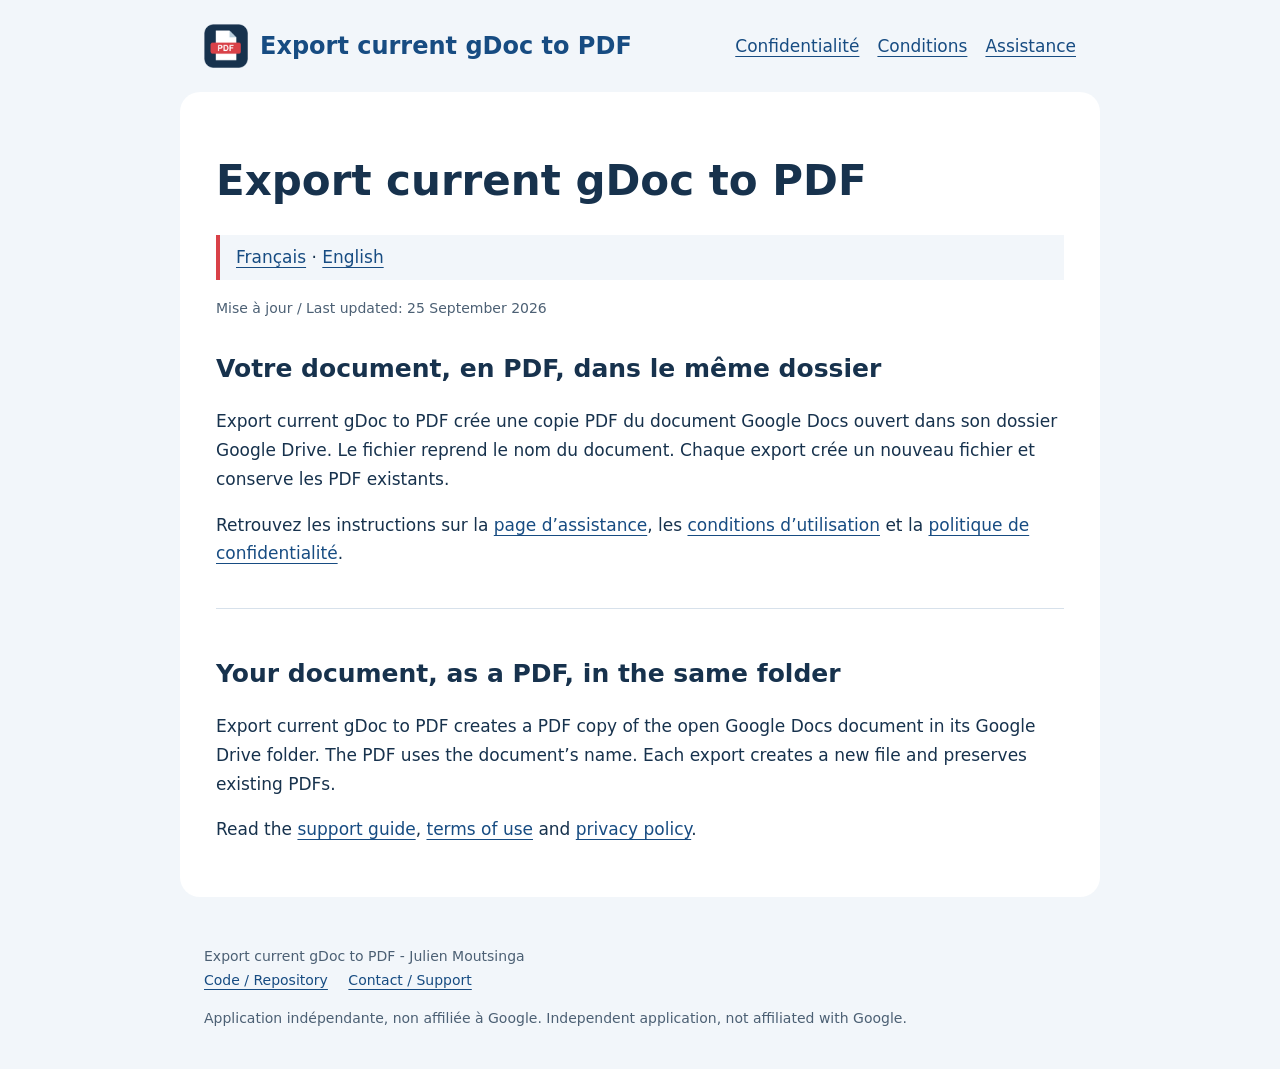
<file: marketplace_pages/index.html>
<!doctype html>
<html lang="fr">
<head>
    <meta charset="utf-8">
    <meta name="viewport" content="width=device-width,initial-scale=1">
    <meta name="description" content="Export current gDoc to PDF, documentation en français et en anglais.">
    <title>Export current gDoc to PDF</title>
    <link rel="stylesheet" href="styles.css">
    <link rel="icon" href="../assets/icons/export-pdf-icon-32.png">
</head>
<body>
<header><a class="brand" href="index.html">
    <img src="../assets/icons/export-pdf-icon-128.png" alt="" width="44" height="44">Export current gDoc to PDF</a>
    <nav aria-label="Navigation"><a href="privacy.html">Confidentialité</a><a href="terms.html">Conditions</a><a
            href="support.html">Assistance</a></nav>
</header>
<main><h1>Export current gDoc to PDF</h1>
    <p class="lang"><a href="#fr" lang="fr">Français</a> · <a href="#en" lang="en">English</a></p>
    <p class="meta">Mise à jour / Last updated: 25 September 2026</p>
    <section id="fr" lang="fr" aria-label="Français"><h2>Votre document, en PDF, dans le même dossier</h2>
        <p>Export current gDoc to PDF crée une copie PDF du document Google Docs ouvert dans son dossier Google Drive.
            Le fichier
            reprend le nom du document. Chaque export crée un nouveau fichier et conserve les PDF existants.</p>
        <p>Retrouvez les instructions sur la <a href="support.html#fr">page d’assistance</a>, les <a
                href="terms.html#fr">conditions d’utilisation</a> et la <a href="privacy.html#fr">politique de
            confidentialité</a>.</p></section>
    <section id="en" lang="en" aria-label="English"><h2>Your document, as a PDF, in the same folder</h2>
        <p>Export current gDoc to PDF creates a PDF copy of the open Google Docs document in its Google Drive folder.
            The PDF uses the
            document’s name. Each export creates a new file and preserves existing PDFs.</p>
        <p>Read the <a href="support.html#en">support guide</a>, <a href="terms.html#en">terms of use</a> and <a
                href="privacy.html#en">privacy policy</a>.</p></section>
</main>
<footer>
    Export current gDoc to PDF - Julien Moutsinga<br>
    <a href="https://github.com/jmoutsinga/google-drive-export-gdoc-to-pdf">Code / Repository</a>
    <a href="support.html">Contact / Support</a>
    <p>Application indépendante, non affiliée à Google. Independent application, not affiliated with Google.</p>
</footer>
</body>
</html>
</file>
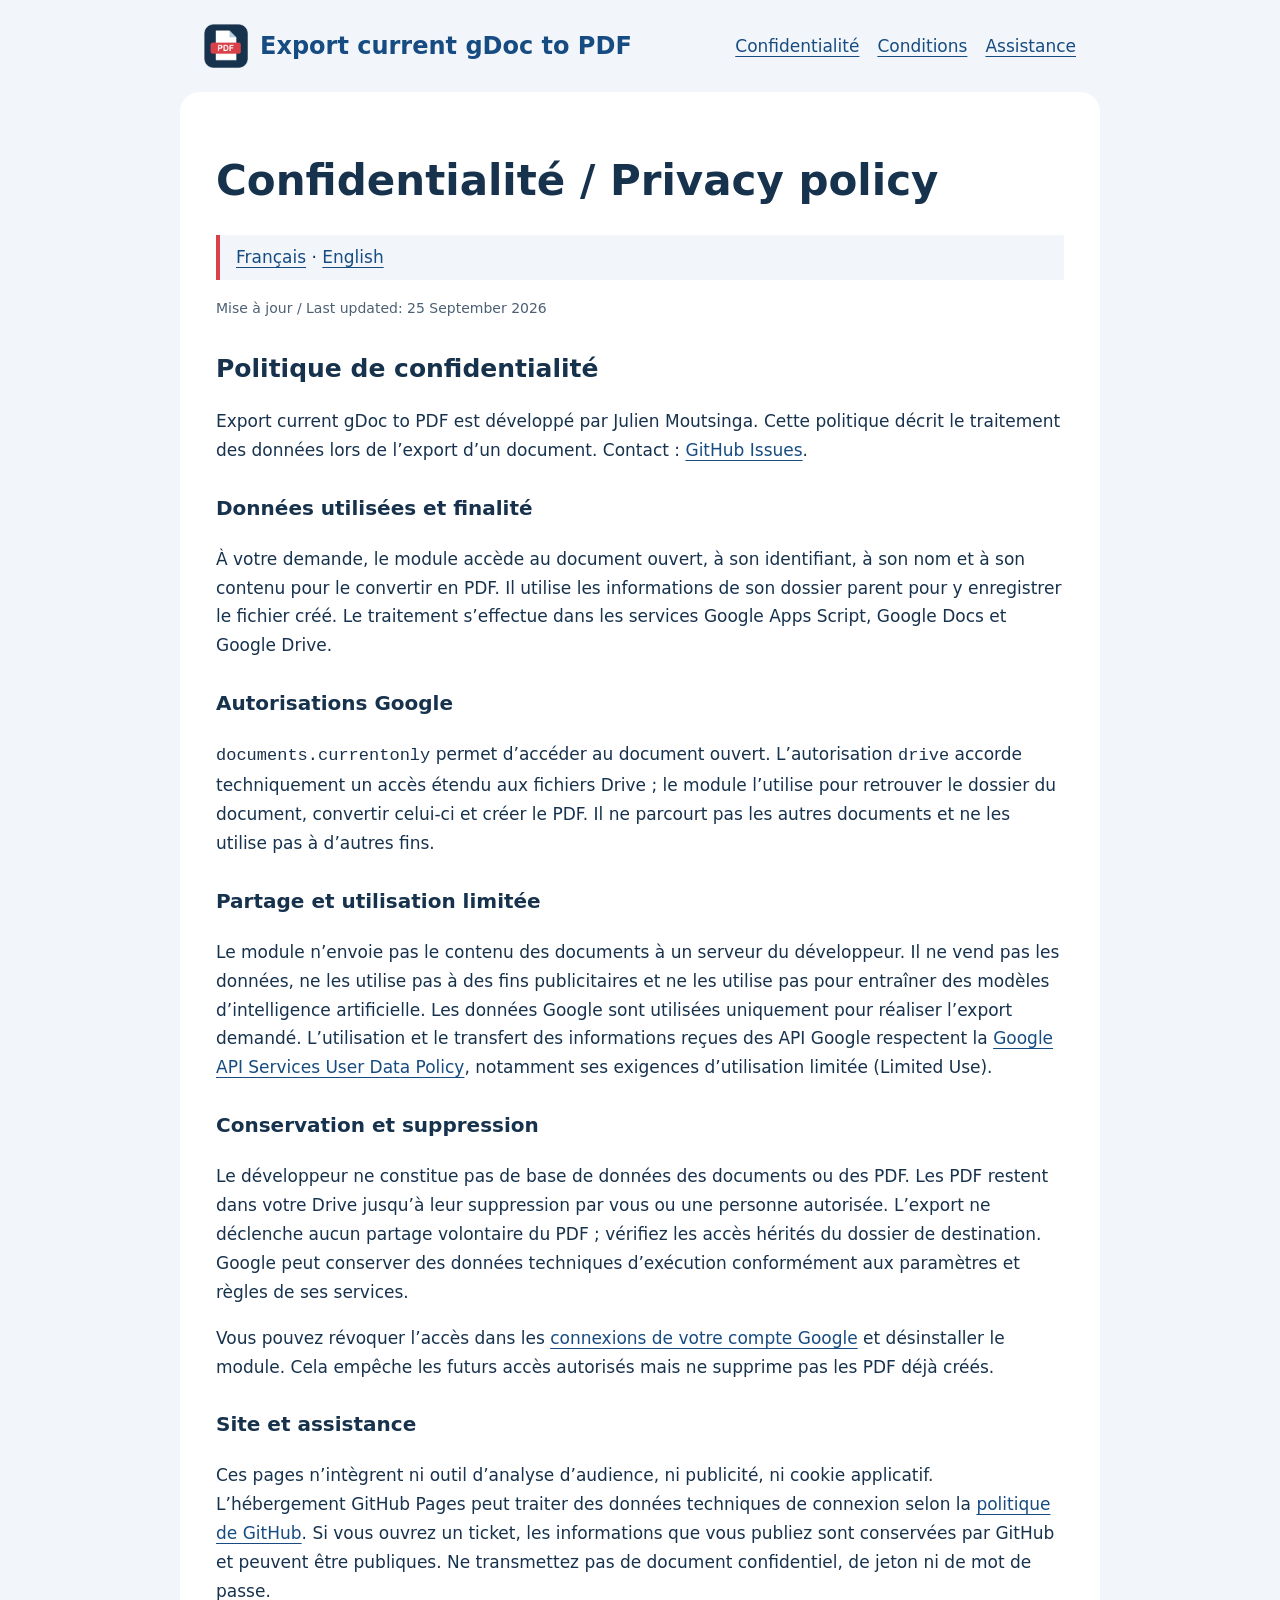
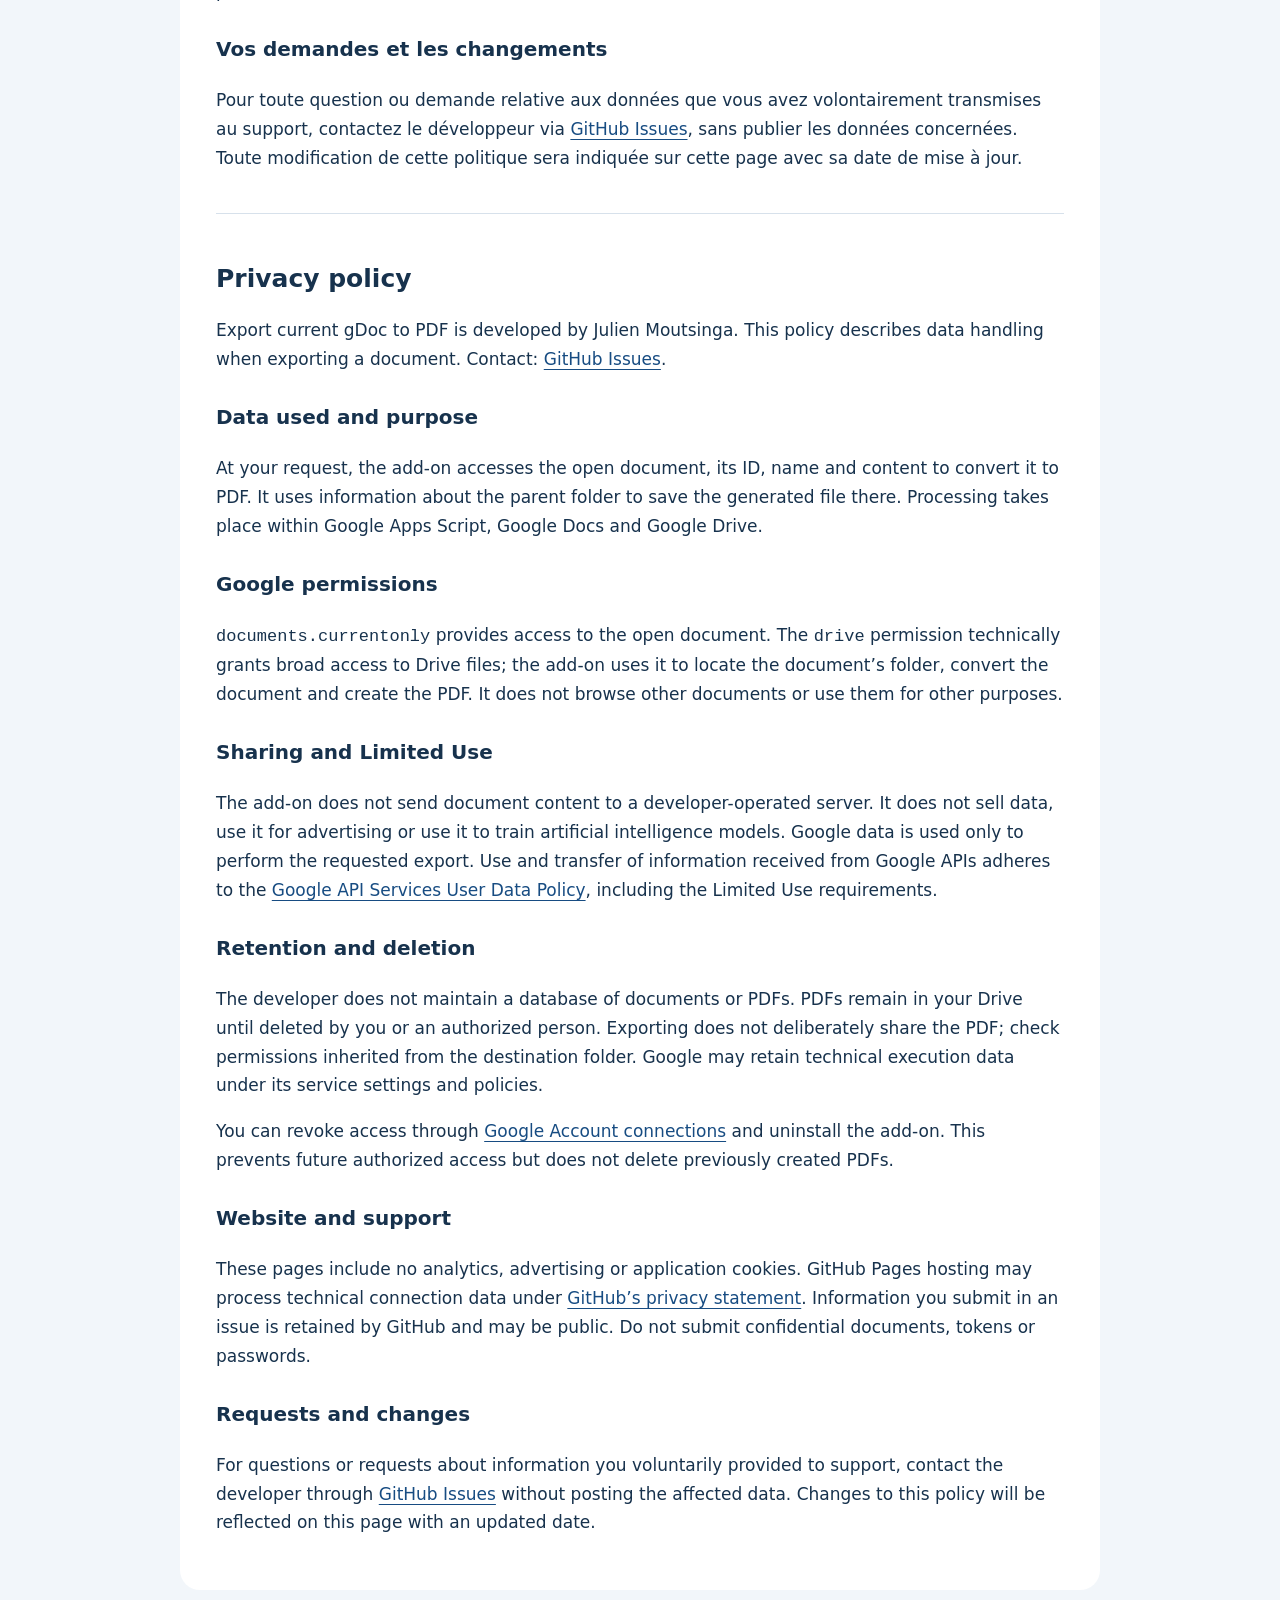
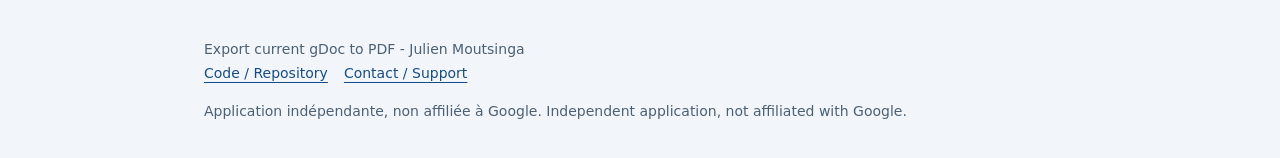
<file: marketplace_pages/privacy.html>
<!doctype html>
<html lang="fr">
<head>
    <meta charset="utf-8">
    <meta name="viewport" content="width=device-width,initial-scale=1">
    <meta name="description"
          content="Confidentialité / Privacy policy — Export current gDoc to PDF, documentation en français et en anglais.">
    <title>Confidentialité / Privacy policy | Export current gDoc to PDF</title>
    <link rel="stylesheet" href="styles.css">
    <link rel="icon" href="../assets/icons/export-pdf-icon-32.png">
</head>
<body>
<header><a class="brand" href="index.html"><img src="../assets/icons/export-pdf-icon-128.png" alt="" width="44"
                                                height="44">Export current gDoc to PDF</a>
    <nav aria-label="Navigation"><a href="privacy.html">Confidentialité</a><a href="terms.html">Conditions</a><a
            href="support.html">Assistance</a></nav>
</header>
<main><h1>Confidentialité / Privacy policy</h1>
    <p class="lang"><a href="#fr" lang="fr">Français</a> · <a href="#en" lang="en">English</a></p>
    <p class="meta">Mise à jour / Last updated: 25 September 2026</p>
    <section id="fr" lang="fr" aria-label="Français"><h2>Politique de confidentialité</h2>
        <p>Export current gDoc to PDF est développé par Julien Moutsinga. Cette politique décrit le traitement des données lors de
            l’export d’un document. Contact : <a
                    href="https://github.com/jmoutsinga/google-drive-export-gdoc-to-pdf/issues">GitHub Issues</a>.</p>
        <h3>Données utilisées et finalité</h3>
        <p>À votre demande, le module accède au document ouvert, à son identifiant, à son nom et à son contenu pour le
            convertir en PDF. Il utilise les informations de son dossier parent pour y enregistrer le fichier créé. Le
            traitement s’effectue dans les services Google Apps Script, Google Docs et Google Drive.</p>
        <h3>Autorisations Google</h3>
        <p><code>documents.currentonly</code> permet d’accéder au document ouvert. L’autorisation <code>drive</code>
            accorde techniquement un accès étendu aux fichiers Drive ; le module l’utilise pour retrouver le dossier du
            document, convertir celui-ci et créer le PDF. Il ne parcourt pas les autres documents et ne les utilise pas
            à d’autres fins.</p>
        <h3>Partage et utilisation limitée</h3>
        <p>Le module n’envoie pas le contenu des documents à un serveur du développeur. Il ne vend pas les données, ne
            les utilise pas à des fins publicitaires et ne les utilise pas pour entraîner des modèles d’intelligence
            artificielle. Les données Google sont utilisées uniquement pour réaliser l’export demandé. L’utilisation et
            le transfert des informations reçues des API Google respectent la <a
                    href="https://developers.google.com/terms/api-services-user-data-policy">Google API Services User
                Data Policy</a>, notamment ses exigences d’utilisation limitée (Limited Use).</p>
        <h3>Conservation et suppression</h3>
        <p>Le développeur ne constitue pas de base de données des documents ou des PDF. Les PDF restent dans votre Drive
            jusqu’à leur suppression par vous ou une personne autorisée. L’export ne déclenche aucun partage volontaire
            du PDF ; vérifiez les accès hérités du dossier de destination. Google peut conserver des données techniques
            d’exécution conformément aux paramètres et règles de ses services.</p>
        <p>Vous pouvez révoquer l’accès dans les <a href="https://myaccount.google.com/connections">connexions de votre
            compte Google</a> et désinstaller le module. Cela empêche les futurs accès autorisés mais ne supprime pas
            les PDF déjà créés.</p>
        <h3>Site et assistance</h3>
        <p>Ces pages n’intègrent ni outil d’analyse d’audience, ni publicité, ni cookie applicatif. L’hébergement GitHub
            Pages peut traiter des données techniques de connexion selon la <a
                    href="https://docs.github.com/en/site-policy/privacy-policies/github-general-privacy-statement">politique
                de GitHub</a>. Si vous ouvrez un ticket, les informations que vous publiez sont conservées par GitHub et
            peuvent être publiques. Ne transmettez pas de document confidentiel, de jeton ni de mot de passe.</p>
        <h3>Vos demandes et les changements</h3>
        <p>Pour toute question ou demande relative aux données que vous avez volontairement transmises au support,
            contactez le développeur via <a href="https://github.com/jmoutsinga/google-drive-export-gdoc-to-pdf/issues">GitHub
                Issues</a>, sans publier les données concernées. Toute modification de cette politique sera indiquée sur
            cette page avec sa date de mise à jour.</p></section>
    <section id="en" lang="en" aria-label="English"><h2>Privacy policy</h2>
        <p>Export current gDoc to PDF is developed by Julien Moutsinga. This policy describes data handling when exporting a document.
            Contact: <a href="https://github.com/jmoutsinga/google-drive-export-gdoc-to-pdf/issues">GitHub Issues</a>.
        </p>
        <h3>Data used and purpose</h3>
        <p>At your request, the add-on accesses the open document, its ID, name and content to convert it to PDF. It
            uses information about the parent folder to save the generated file there. Processing takes place within
            Google Apps Script, Google Docs and Google Drive.</p>
        <h3>Google permissions</h3>
        <p><code>documents.currentonly</code> provides access to the open document. The <code>drive</code> permission
            technically grants broad access to Drive files; the add-on uses it to locate the document’s folder, convert
            the document and create the PDF. It does not browse other documents or use them for other purposes.</p>
        <h3>Sharing and Limited Use</h3>
        <p>The add-on does not send document content to a developer-operated server. It does not sell data, use it for
            advertising or use it to train artificial intelligence models. Google data is used only to perform the
            requested export. Use and transfer of information received from Google APIs adheres to the <a
                    href="https://developers.google.com/terms/api-services-user-data-policy">Google API Services User
                Data Policy</a>, including the Limited Use requirements.</p>
        <h3>Retention and deletion</h3>
        <p>The developer does not maintain a database of documents or PDFs. PDFs remain in your Drive until deleted by
            you or an authorized person. Exporting does not deliberately share the PDF; check permissions inherited from
            the destination folder. Google may retain technical execution data under its service settings and
            policies.</p>
        <p>You can revoke access through <a href="https://myaccount.google.com/connections">Google Account
            connections</a> and uninstall the add-on. This prevents future authorized access but does not delete
            previously created PDFs.</p>
        <h3>Website and support</h3>
        <p>These pages include no analytics, advertising or application cookies. GitHub Pages hosting may process
            technical connection data under <a
                    href="https://docs.github.com/en/site-policy/privacy-policies/github-general-privacy-statement">GitHub’s
                privacy statement</a>. Information you submit in an issue is retained by GitHub and may be public. Do
            not submit confidential documents, tokens or passwords.</p>
        <h3>Requests and changes</h3>
        <p>For questions or requests about information you voluntarily provided to support, contact the developer
            through <a href="https://github.com/jmoutsinga/google-drive-export-gdoc-to-pdf/issues">GitHub Issues</a>
            without posting the affected data. Changes to this policy will be reflected on this page with an updated
            date.</p></section>
</main>
<footer>Export current gDoc to PDF - Julien Moutsinga<br><a href="https://github.com/jmoutsinga/google-drive-export-gdoc-to-pdf">Code /
    Repository</a><a href="support.html">Contact / Support</a>
    <p>Application indépendante, non affiliée à Google. Independent application, not affiliated with Google.</p>
</footer>
</body>
</html>
</file>
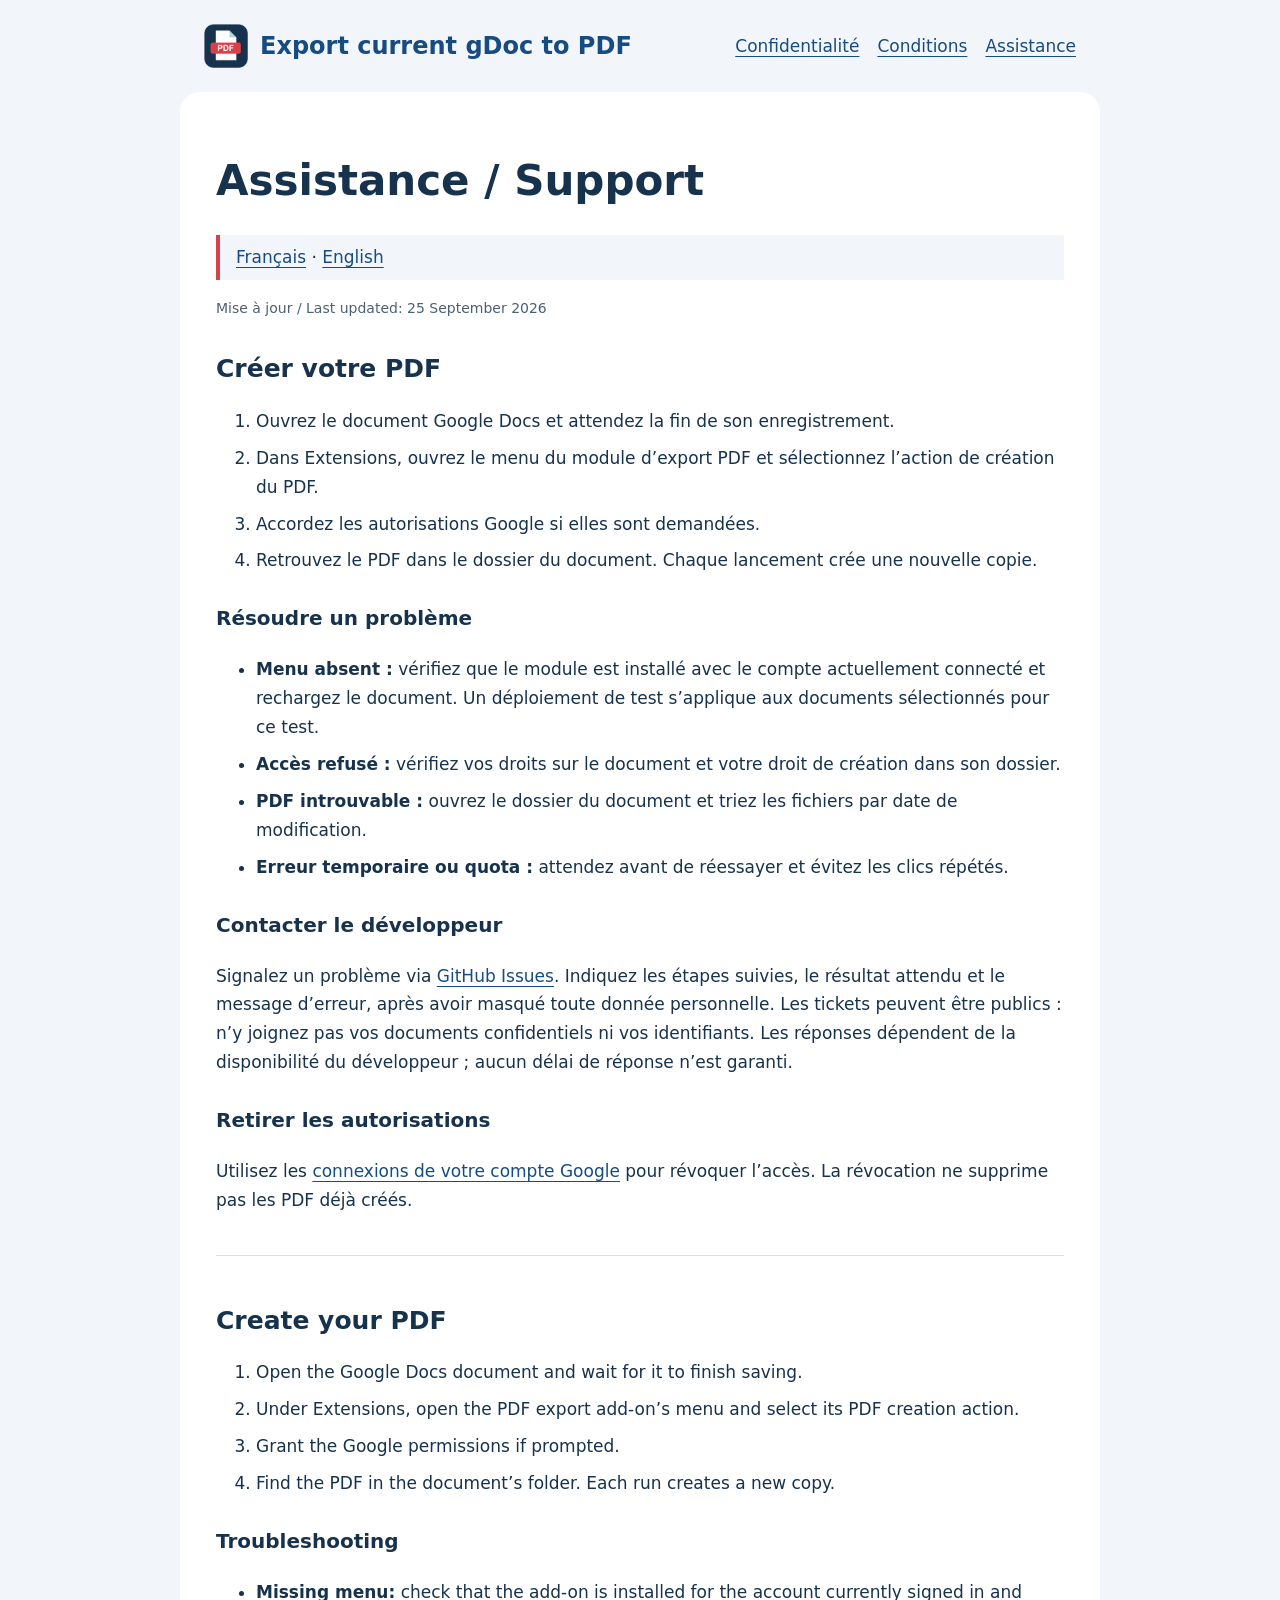
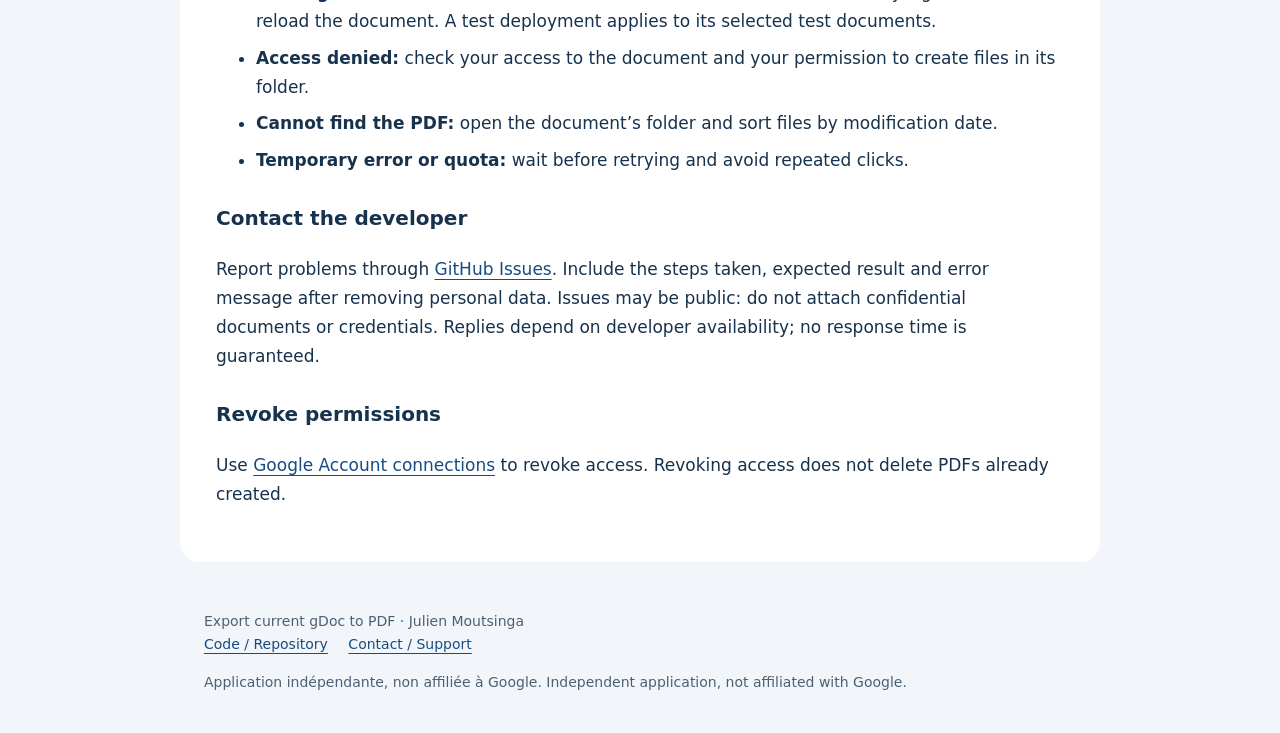
<file: marketplace_pages/support.html>
<!doctype html>
<html lang="fr">
<head>
    <meta charset="utf-8">
    <meta name="viewport" content="width=device-width,initial-scale=1">
    <meta name="description" content="Assistance / Support — Export current gDoc to PDF, documentation en français et en anglais.">
    <title>Assistance / Support | Export current gDoc to PDF</title>
    <link rel="stylesheet" href="styles.css">
    <link rel="icon" href="../assets/icons/export-pdf-icon-32.png">
</head>
<body>
<header><a class="brand" href="index.html"><img src="../assets/icons/export-pdf-icon-128.png" alt="" width="44"
                                                height="44">Export current gDoc to PDF</a>
    <nav aria-label="Navigation"><a href="privacy.html">Confidentialité</a><a href="terms.html">Conditions</a><a
            href="support.html">Assistance</a></nav>
</header>
<main><h1>Assistance / Support</h1>
    <p class="lang"><a href="#fr" lang="fr">Français</a> · <a href="#en" lang="en">English</a></p>
    <p class="meta">Mise à jour / Last updated: 25 September 2026</p>
    <section id="fr" lang="fr" aria-label="Français"><h2>Créer votre PDF</h2>
        <ol>
            <li>Ouvrez le document Google Docs et attendez la fin de son enregistrement.</li>
            <li>Dans Extensions, ouvrez le menu du module d’export PDF et sélectionnez l’action de création du PDF.</li>
            <li>Accordez les autorisations Google si elles sont demandées.</li>
            <li>Retrouvez le PDF dans le dossier du document. Chaque lancement crée une nouvelle copie.</li>
        </ol>
        <h3>Résoudre un problème</h3>
        <ul>
            <li><strong>Menu absent :</strong> vérifiez que le module est installé avec le compte actuellement connecté
                et rechargez le document. Un déploiement de test s’applique aux documents sélectionnés pour ce test.
            </li>
            <li><strong>Accès refusé :</strong> vérifiez vos droits sur le document et votre droit de création dans son
                dossier.
            </li>
            <li><strong>PDF introuvable :</strong> ouvrez le dossier du document et triez les fichiers par date de
                modification.
            </li>
            <li><strong>Erreur temporaire ou quota :</strong> attendez avant de réessayer et évitez les clics répétés.
            </li>
        </ul>
        <h3>Contacter le développeur</h3>
        <p>Signalez un problème via <a href="https://github.com/jmoutsinga/google-drive-export-gdoc-to-pdf/issues">GitHub
            Issues</a>. Indiquez les étapes suivies, le résultat attendu et le message d’erreur, après avoir masqué
            toute donnée personnelle. Les tickets peuvent être publics : n’y joignez pas vos documents confidentiels ni
            vos identifiants. Les réponses dépendent de la disponibilité du développeur ; aucun délai de réponse n’est
            garanti.</p>
        <h3>Retirer les autorisations</h3>
        <p>Utilisez les <a href="https://myaccount.google.com/connections">connexions de votre compte Google</a> pour
            révoquer l’accès. La révocation ne supprime pas les PDF déjà créés.</p></section>
    <section id="en" lang="en" aria-label="English"><h2>Create your PDF</h2>
        <ol>
            <li>Open the Google Docs document and wait for it to finish saving.</li>
            <li>Under Extensions, open the PDF export add-on’s menu and select its PDF creation action.</li>
            <li>Grant the Google permissions if prompted.</li>
            <li>Find the PDF in the document’s folder. Each run creates a new copy.</li>
        </ol>
        <h3>Troubleshooting</h3>
        <ul>
            <li><strong>Missing menu:</strong> check that the add-on is installed for the account currently signed in
                and reload the document. A test deployment applies to its selected test documents.
            </li>
            <li><strong>Access denied:</strong> check your access to the document and your permission to create files in
                its folder.
            </li>
            <li><strong>Cannot find the PDF:</strong> open the document’s folder and sort files by modification date.
            </li>
            <li><strong>Temporary error or quota:</strong> wait before retrying and avoid repeated clicks.</li>
        </ul>
        <h3>Contact the developer</h3>
        <p>Report problems through <a href="https://github.com/jmoutsinga/google-drive-export-gdoc-to-pdf/issues">GitHub
            Issues</a>. Include the steps taken, expected result and error message after removing personal data. Issues
            may be public: do not attach confidential documents or credentials. Replies depend on developer
            availability; no response time is guaranteed.</p>
        <h3>Revoke permissions</h3>
        <p>Use <a href="https://myaccount.google.com/connections">Google Account connections</a> to revoke access.
            Revoking access does not delete PDFs already created.</p></section>
</main>
<footer>Export current gDoc to PDF · Julien Moutsinga<br>
    <a href="https://github.com/jmoutsinga/google-drive-export-gdoc-to-pdf">Code / Repository</a>
    <a href="support.html">Contact / Support</a>
    <p>Application indépendante, non affiliée à Google. Independent application, not affiliated with Google.</p>
</footer>
</body>
</html>
</file>
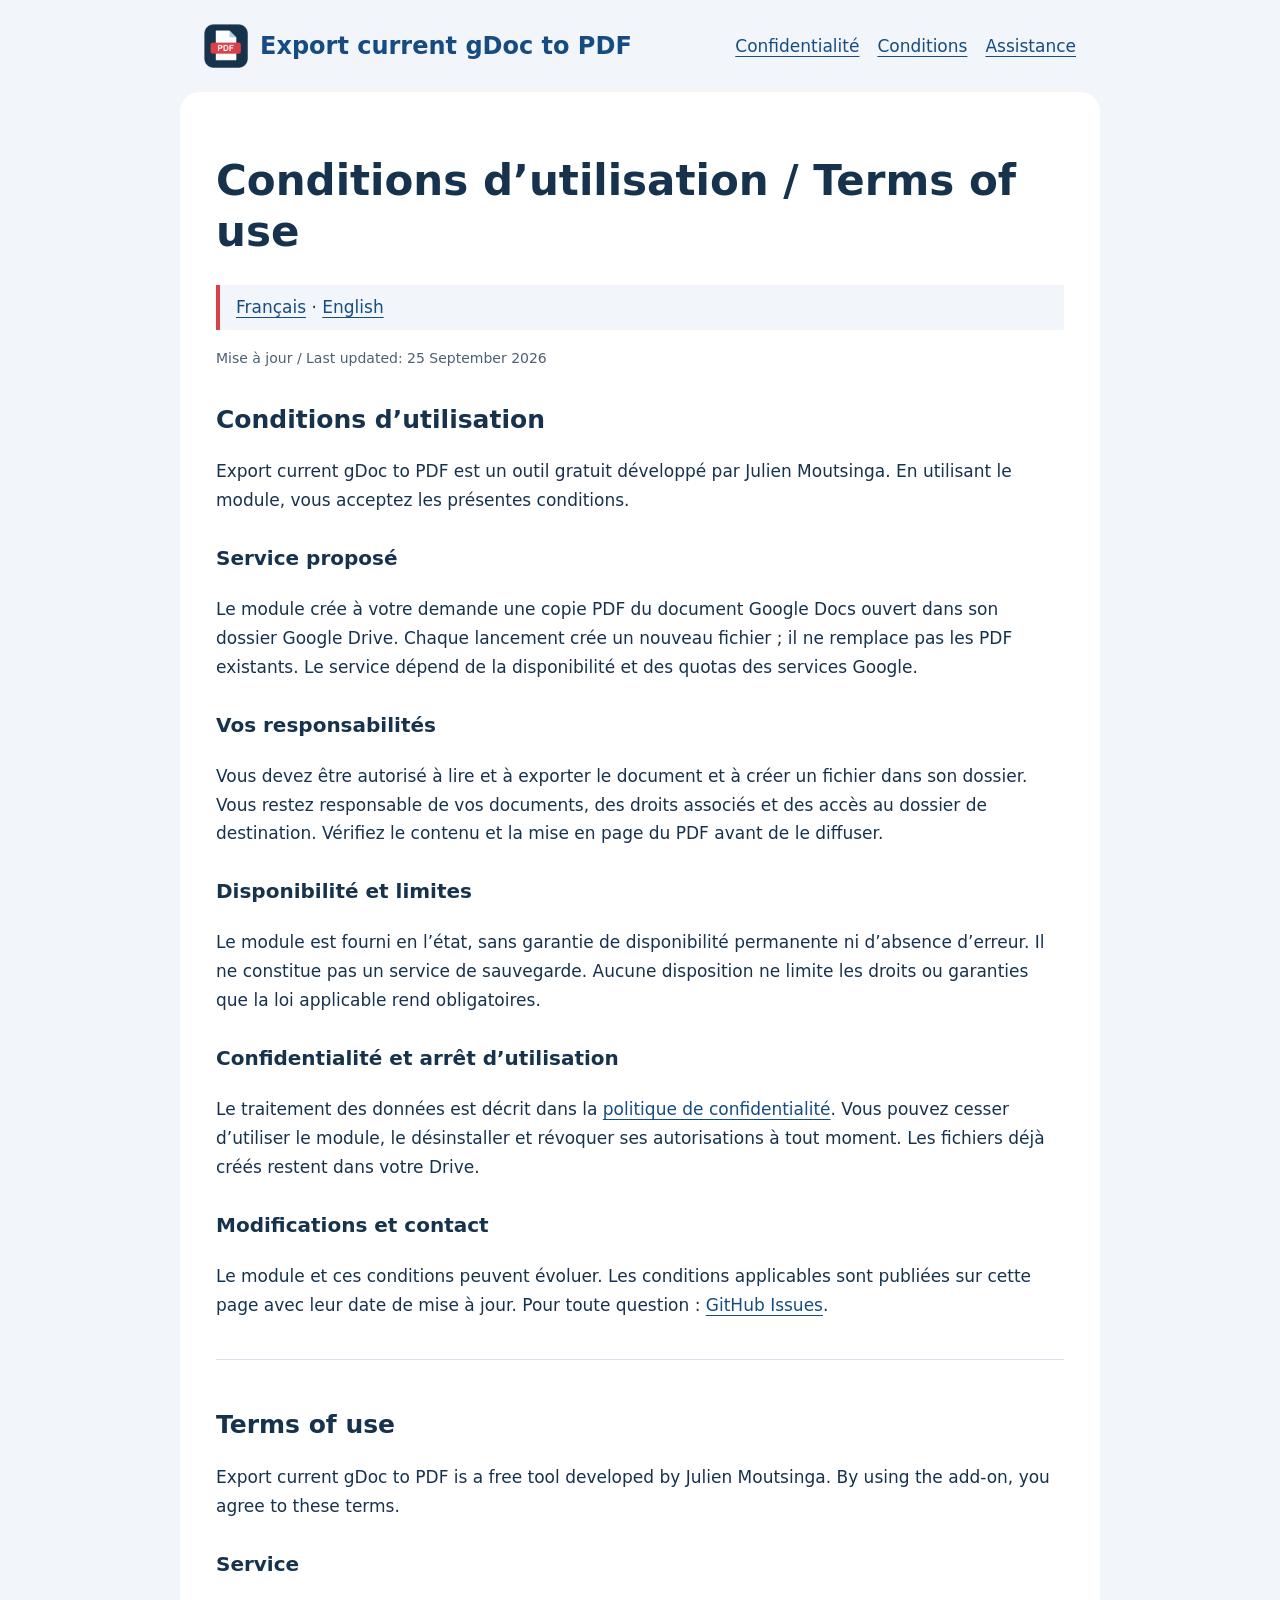
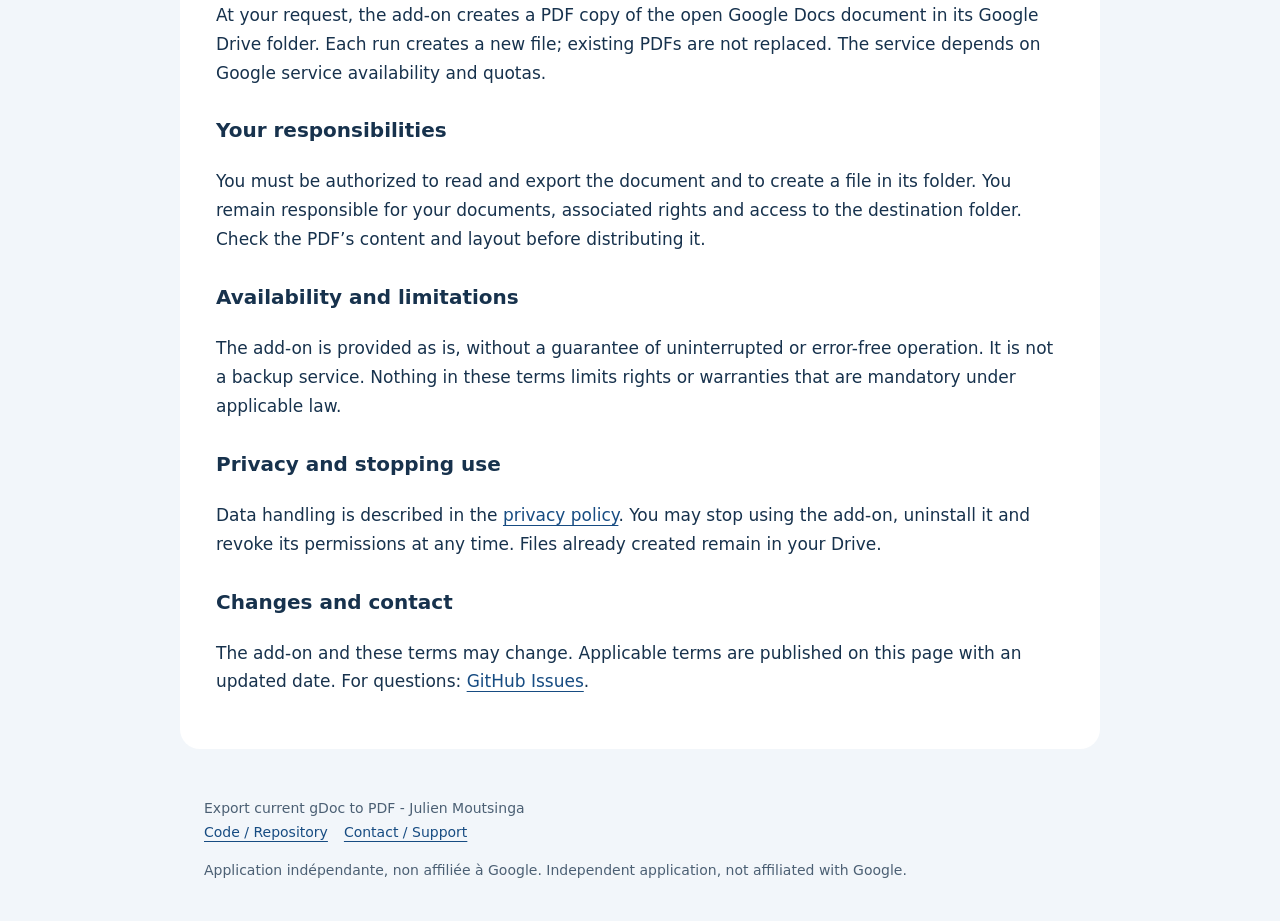
<file: marketplace_pages/terms.html>
<!doctype html>
<html lang="fr">
<head>
    <meta charset="utf-8">
    <meta name="viewport" content="width=device-width,initial-scale=1">
    <meta name="description"
          content="Conditions d’utilisation / Terms of use — Export current gDoc to PDF, documentation en français et en anglais.">
    <title>Conditions d’utilisation / Terms of use | Export current gDoc to PDF</title>
    <link rel="stylesheet" href="styles.css">
    <link rel="icon" href="../assets/icons/export-pdf-icon-32.png">
</head>
<body>
<header><a class="brand" href="index.html">
    <img src="../assets/icons/export-pdf-icon-128.png" alt="" width="44" height="44">Export current gDoc to PDF</a>

    <nav aria-label="Navigation"><a href="privacy.html">Confidentialité</a><a href="terms.html">Conditions</a><a
            href="support.html">Assistance</a></nav>
</header>
<main><h1>Conditions d’utilisation / Terms of use</h1>
    <p class="lang"><a href="#fr" lang="fr">Français</a> · <a href="#en" lang="en">English</a></p>
    <p class="meta">Mise à jour / Last updated: 25 September 2026</p>
    <section id="fr" lang="fr" aria-label="Français"><h2>Conditions d’utilisation</h2>
        <p>Export current gDoc to PDF est un outil gratuit développé par Julien Moutsinga. En utilisant le module, vous acceptez les
            présentes conditions.</p>
        <h3>Service proposé</h3>
        <p>Le module crée à votre demande une copie PDF du document Google Docs ouvert dans son dossier Google Drive.
            Chaque lancement crée un nouveau fichier ; il ne remplace pas les PDF existants. Le service dépend de la
            disponibilité et des quotas des services Google.</p>
        <h3>Vos responsabilités</h3>
        <p>Vous devez être autorisé à lire et à exporter le document et à créer un fichier dans son dossier. Vous restez
            responsable de vos documents, des droits associés et des accès au dossier de destination. Vérifiez le
            contenu et la mise en page du PDF avant de le diffuser.</p>
        <h3>Disponibilité et limites</h3>
        <p>Le module est fourni en l’état, sans garantie de disponibilité permanente ni d’absence d’erreur. Il ne
            constitue pas un service de sauvegarde. Aucune disposition ne limite les droits ou garanties que la loi
            applicable rend obligatoires.</p>
        <h3>Confidentialité et arrêt d’utilisation</h3>
        <p>Le traitement des données est décrit dans la <a href="privacy.html#fr">politique de confidentialité</a>. Vous
            pouvez cesser d’utiliser le module, le désinstaller et révoquer ses autorisations à tout moment. Les
            fichiers déjà créés restent dans votre Drive.</p>
        <h3>Modifications et contact</h3>
        <p>Le module et ces conditions peuvent évoluer. Les conditions applicables sont publiées sur cette page avec
            leur date de mise à jour. Pour toute question : <a
                    href="https://github.com/jmoutsinga/google-drive-export-gdoc-to-pdf/issues">GitHub Issues</a>.</p>
    </section>
    <section id="en" lang="en" aria-label="English"><h2>Terms of use</h2>
        <p>Export current gDoc to PDF is a free tool developed by Julien Moutsinga. By using the add-on, you agree to these terms.</p>
        <h3>Service</h3>
        <p>At your request, the add-on creates a PDF copy of the open Google Docs document in its Google Drive folder.
            Each run creates a new file; existing PDFs are not replaced. The service depends on Google service
            availability and quotas.</p>
        <h3>Your responsibilities</h3>
        <p>You must be authorized to read and export the document and to create a file in its folder. You remain
            responsible for your documents, associated rights and access to the destination folder. Check the PDF’s
            content and layout before distributing it.</p>
        <h3>Availability and limitations</h3>
        <p>The add-on is provided as is, without a guarantee of uninterrupted or error-free operation. It is not a
            backup service. Nothing in these terms limits rights or warranties that are mandatory under applicable
            law.</p>
        <h3>Privacy and stopping use</h3>
        <p>Data handling is described in the <a href="privacy.html#en">privacy policy</a>. You may stop using the
            add-on, uninstall it and revoke its permissions at any time. Files already created remain in your Drive.</p>
        <h3>Changes and contact</h3>
        <p>The add-on and these terms may change. Applicable terms are published on this page with an updated date. For
            questions: <a href="https://github.com/jmoutsinga/google-drive-export-gdoc-to-pdf/issues">GitHub Issues</a>.
        </p></section>
</main>
<footer>Export current gDoc to PDF - Julien Moutsinga<br><a href="https://github.com/jmoutsinga/google-drive-export-gdoc-to-pdf">Code /
    Repository</a><a href="support.html">Contact / Support</a>
    <p>Application indépendante, non affiliée à Google. Independent application, not affiliated with Google.</p>
</footer>
</body>
</html>
</file>
<file: marketplace_pages/styles.css>
*{box-sizing:border-box}html{scroll-behavior:smooth}body{margin:0;background:#f2f6fa;color:#17324d;font:17px/1.7 system-ui,sans-serif}header,main,footer{max-width:920px;margin:auto;padding:24px}header{display:flex;align-items:center;justify-content:space-between;gap:20px;flex-wrap:wrap}.brand{font-size:24px;font-weight:800;text-decoration:none;display:flex;align-items:center;gap:12px}.brand img{width:44px;height:44px}nav{display:flex;gap:18px;flex-wrap:wrap}a{color:#174c82;text-underline-offset:4px}a:hover{color:#ae2732}a:focus-visible{outline:3px solid #d94148;outline-offset:4px}main{background:white;border-radius:20px;padding:36px;margin-bottom:24px}h1{font-size:clamp(28px,5vw,42px);line-height:1.2}h2{font-size:25px;line-height:1.35;margin-top:32px}h3{font-size:20px;margin-top:26px}.meta,footer{font-size:14px;color:#4c6074}.lang{border-left:4px solid #d94148;padding:8px 16px;background:#f2f6fa}section+section{border-top:1px solid #d7e1eb;margin-top:40px;padding-top:16px}li{margin:8px 0}code{overflow-wrap:anywhere}footer a{margin-right:16px}@media(max-width:600px){main{border-radius:0;padding:24px}header{padding:20px}nav{font-size:15px}}
</file>
